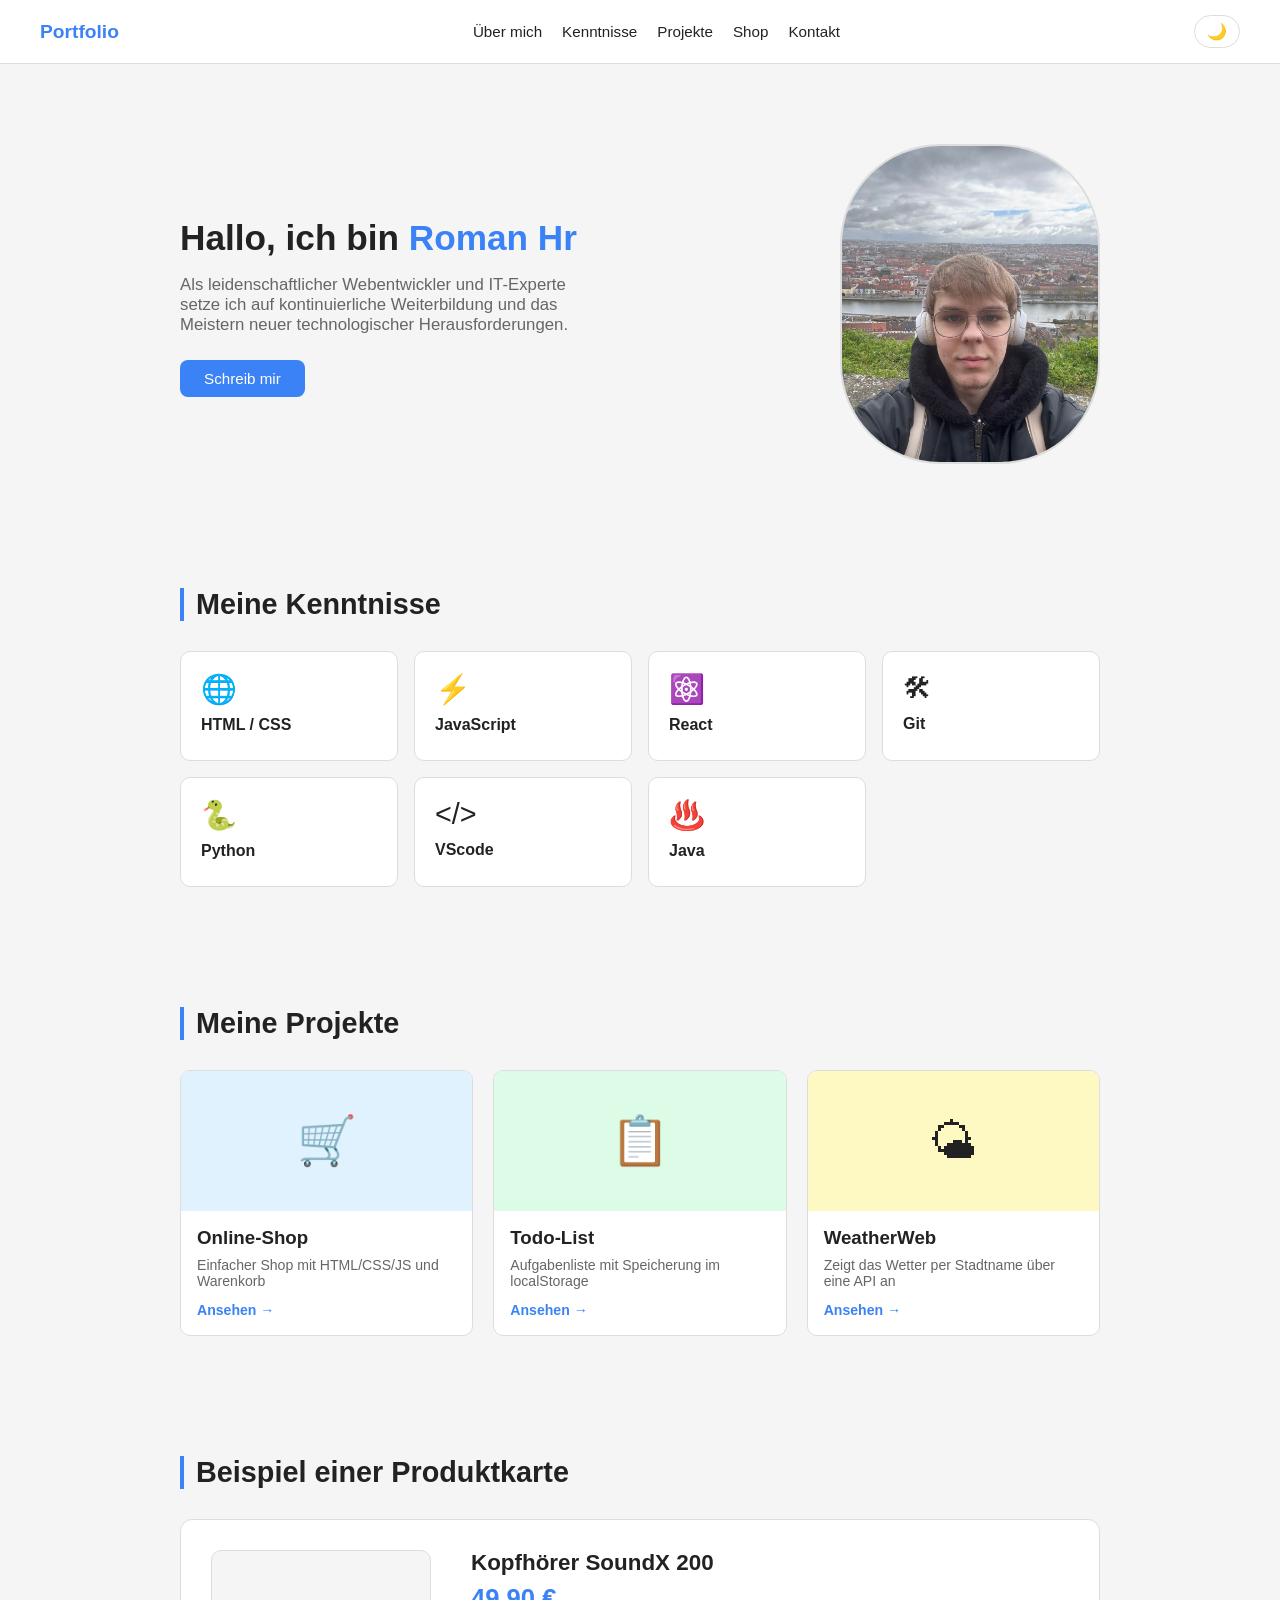
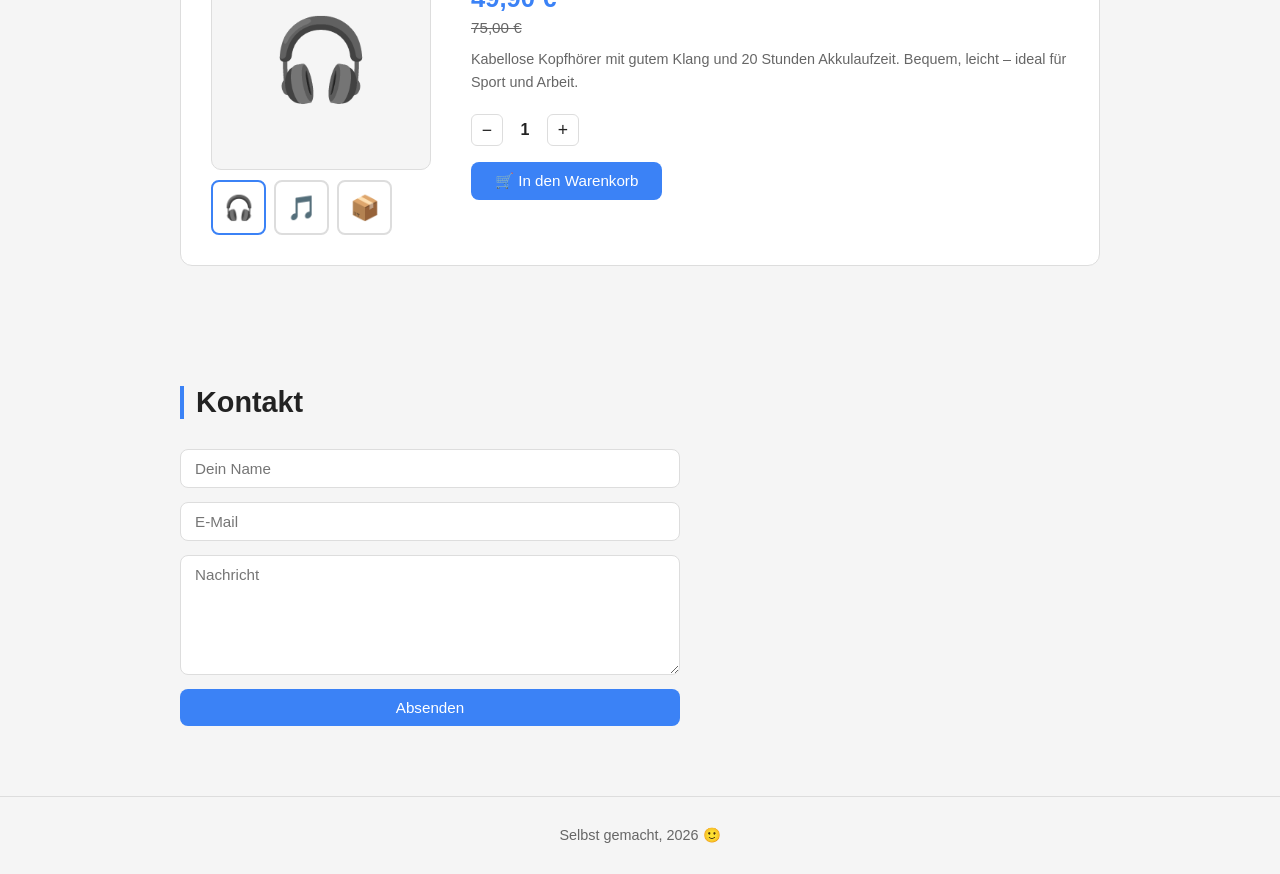
<file: index.html>
<!DOCTYPE html>
<html lang="de">
<head>
  <meta charset="UTF-8" />
  <meta name="viewport" content="width=device-width, initial-scale=1.0"/>
  <title>Portfolio</title>
  <link rel="stylesheet" href="style.css" />
</head>
<body>

  <!-- Navbar -->
  <nav id="navbar">
    <div class="nav-logo">Portfolio</div>
    <ul id="nav-links">
      <!-- Links werden per JS eingefügt -->
    </ul>
    <button id="theme-btn">🌙</button>
  </nav>

  <!-- Begrüßung -->
  <section id="hero">
    <div class="hero-text">
      <h1>Hallo, ich bin <span id="name-typed"></span></h1>
      <p>Als leidenschaftlicher Webentwickler und IT-Experte setze ich auf kontinuierliche Weiterbildung und das Meistern neuer technologischer Herausforderungen.</p>
      <a href="#contacts" class="btn">Schreib mir</a>
    </div>
    <div class="hero-photo">
 <img src="Photo_logo.jpg" alt="Foto">
    </div>
  </section>

  <!-- Kenntnisse -->
  <section id="skills">
    <h2>Meine Kenntnisse</h2>
    <div id="skills-list">
      <!-- Karten werden per JS eingefügt -->
    </div>
  </section>

  <!-- Projekte -->
  <section id="projects">
    <h2>Meine Projekte</h2>
    <div id="projects-list">
      <!-- Karten werden per JS eingefügt -->
    </div>
  </section>

  <!-- Produktkarte -->
  <section id="product">
    <h2>Beispiel einer Produktkarte</h2>
    <div id="product-card">
      <!-- Wird per JS eingefügt -->
    </div>
  </section>

  <!-- Kontakt -->
  <section id="contacts">
    <h2>Kontakt</h2>
    <form id="contact-form">
      <input type="text"  id="form-name"    placeholder="Dein Name"   required />
      <input type="email" id="form-email"   placeholder="E-Mail"      required />
      <textarea           id="form-message" placeholder="Nachricht"   required></textarea>
      <button type="submit" class="btn">Absenden</button>
    </form>
    <p id="form-result"></p>
  </section>

  <footer>
    <p>Selbst gemacht, 2026 🙂</p>
  </footer>

  <script src="script.js"></script>
</body>
</html>
</file>
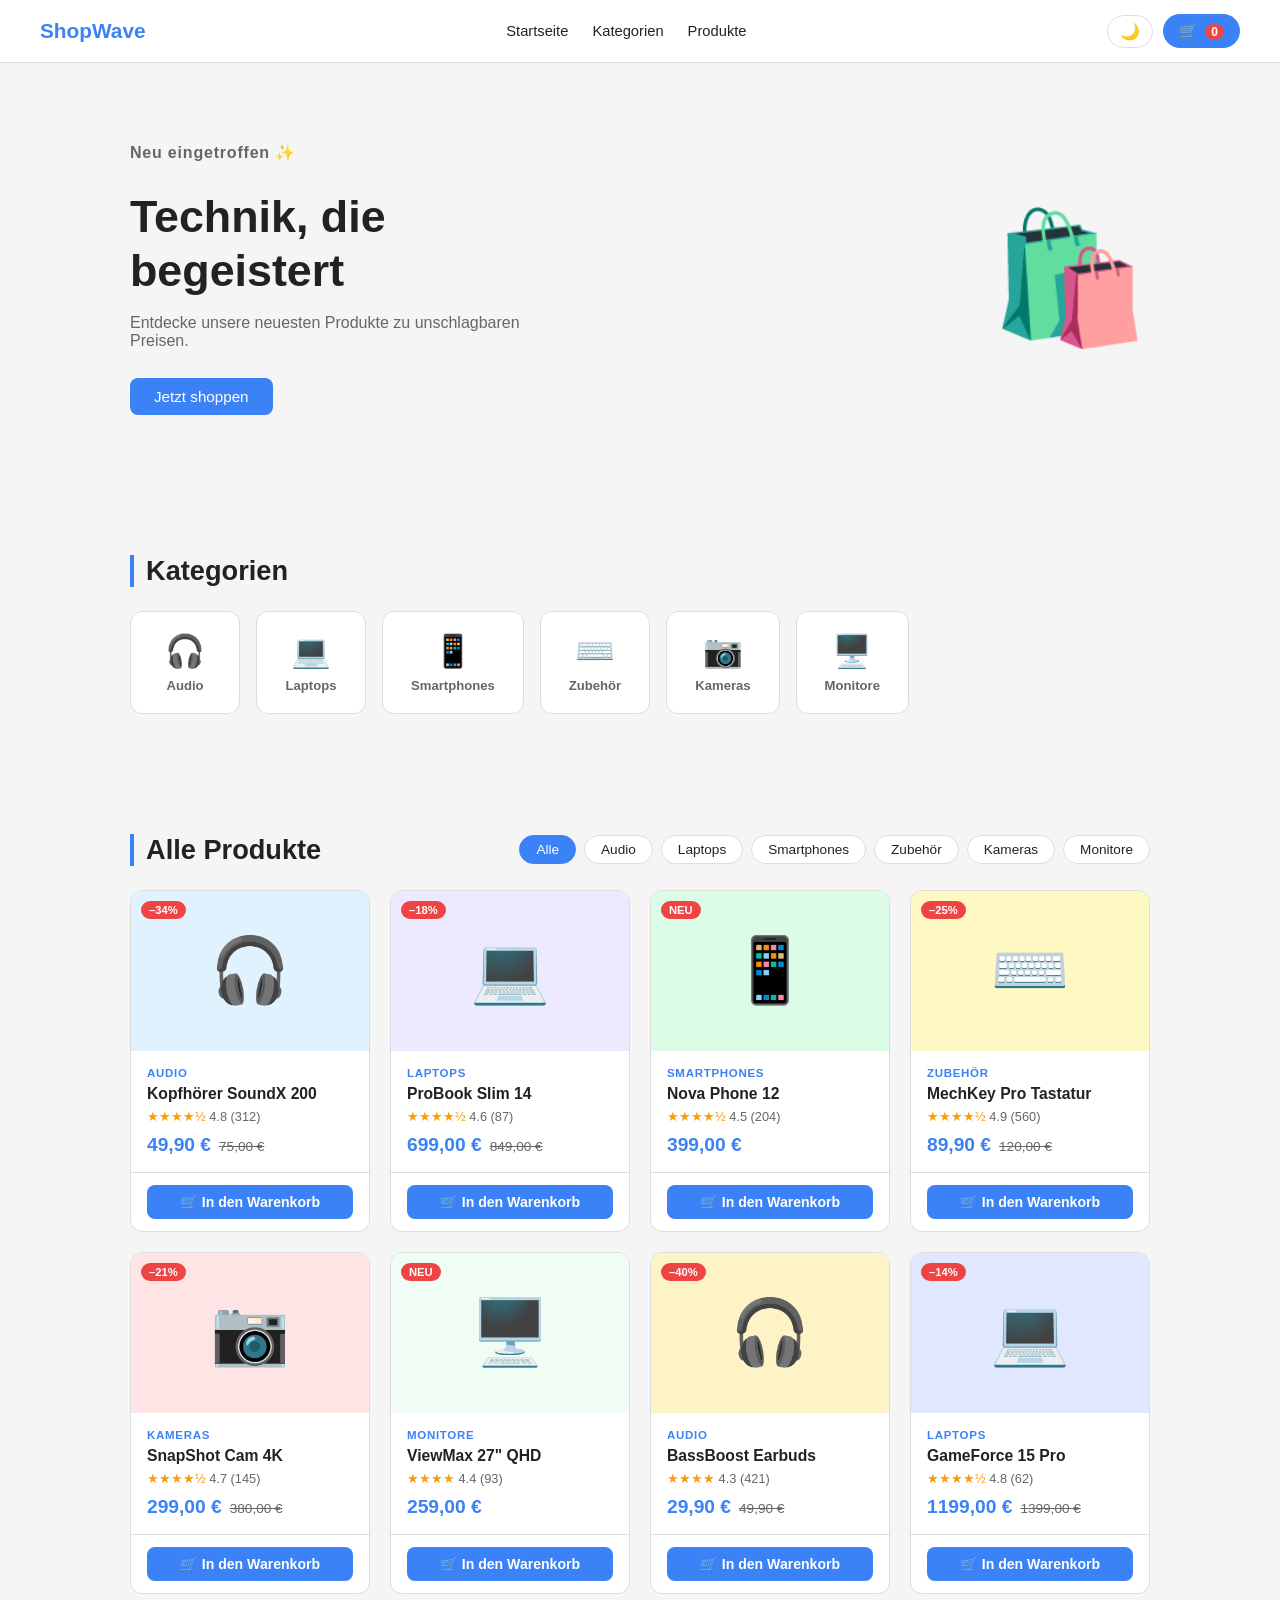
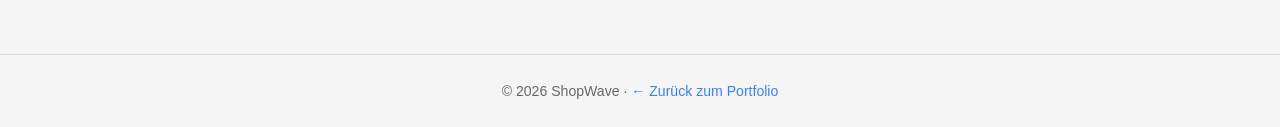
<file: shop.html>
<!DOCTYPE html>
<html lang="de">
<head>
  <meta charset="UTF-8" />
  <meta name="viewport" content="width=device-width, initial-scale=1.0"/>
  <title>ShopWave — Online Shop</title>
  <link rel="stylesheet" href="shop.css" />
</head>
<body>

  <!-- Navbar -->
  <nav id="navbar">
    <div class="nav-logo">ShopWave</div>
    <ul id="nav-links">
      <!-- per JS eingefügt -->
    </ul>
    <div class="nav-right">
      <button id="theme-btn">🌙</button>
      <button id="cart-btn">🛒 <span id="cart-count">0</span></button>
    </div>
  </nav>

  <!-- Hero Banner -->
  <section id="hero">
    <div class="hero-text">
      <p class="hero-tag">Neu eingetroffen ✨</p>
      <h1>Technik, die<br>begeistert</h1>
      <p>Entdecke unsere neuesten Produkte zu unschlagbaren Preisen.</p>
      <a href="#products" class="btn">Jetzt shoppen</a>
    </div>
    <div class="hero-banner">🛍️</div>
  </section>

  <!-- Kategorien -->
  <section id="categories">
    <h2>Kategorien</h2>
    <div id="categories-list">
      <!-- per JS -->
    </div>
  </section>

  <!-- Produkte -->
  <section id="products">
    <div class="products-header">
      <h2>Alle Produkte</h2>
      <div class="filters">
        <button class="filter-btn active" data-filter="all">Alle</button>
        <!-- weitere Filter per JS -->
      </div>
    </div>
    <div id="products-list">
      <!-- per JS -->
    </div>
  </section>

  <!-- Warenkorb Overlay -->
  <div id="cart-overlay" class="hidden">
    <div id="cart-panel">
      <div class="cart-header">
        <h3>Warenkorb</h3>
        <button id="cart-close">✕</button>
      </div>
      <div id="cart-items">
        <!-- per JS -->
      </div>
      <div class="cart-footer">
        <div class="cart-total">Gesamt: <span id="cart-total">0,00 €</span></div>
        <button class="btn" id="checkout-btn">Zur Kasse</button>
      </div>
    </div>
  </div>

  <!-- Toast -->
  <div id="toast" class="hidden"></div>

  <footer>
    <p>© 2026 ShopWave · <a href="index.html">← Zurück zum Portfolio</a></p>
  </footer>

  <script src="shop.js"></script>
</body>
</html>
</file>
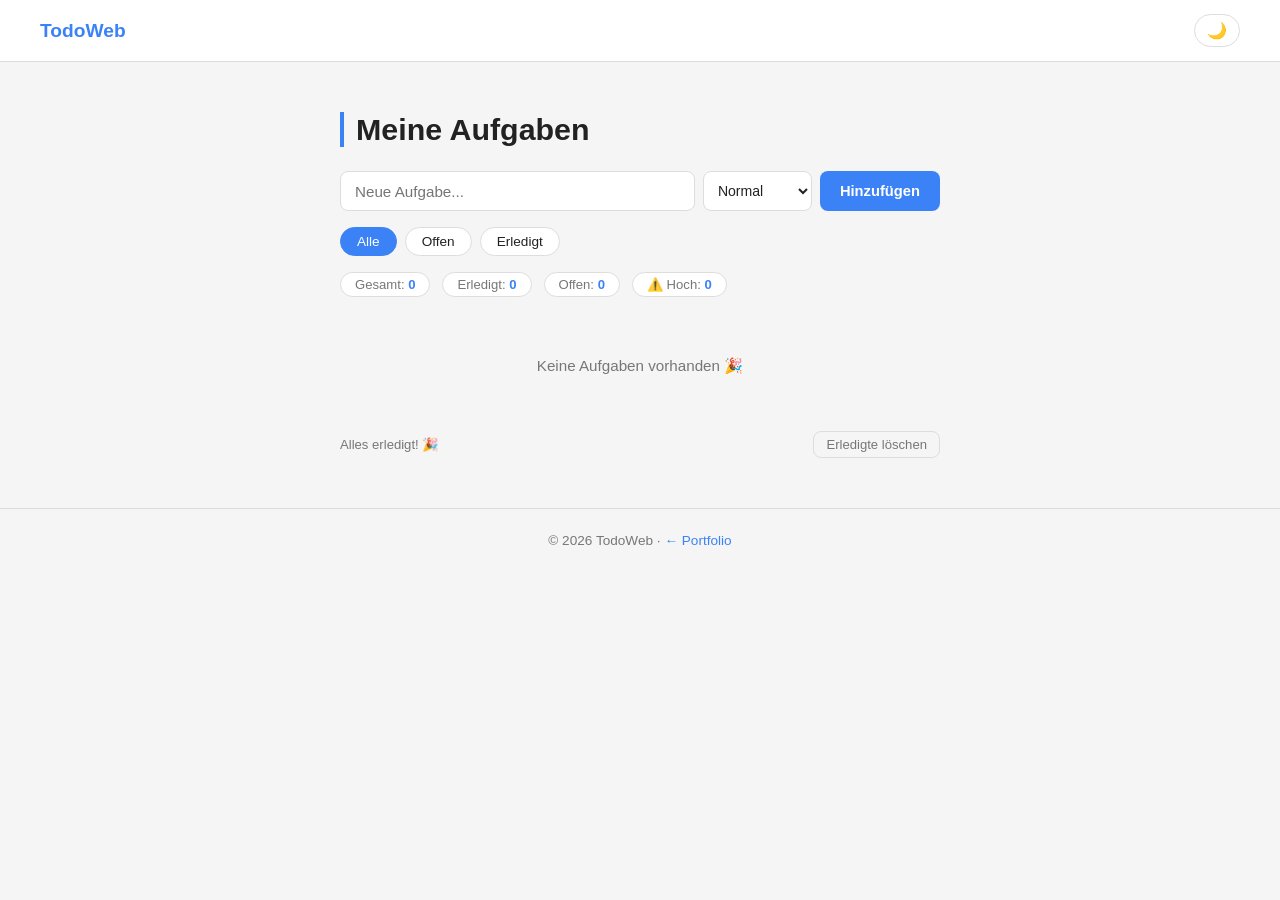
<file: todo.html>
<!DOCTYPE html>
<html lang="de">
<head>
  <meta charset="UTF-8"/>
  <meta name="viewport" content="width=device-width, initial-scale=1.0"/>
  <title>TodoWeb — To-Do Liste</title>
  <link rel="stylesheet" href="todo.css"/>
</head>
<body>

  <nav>
    <div class="nav-logo">TodoWeb</div>
    <button id="theme-btn">🌙</button>
  </nav>

  <main>
    <h1>Meine Aufgaben</h1>

    <!-- Eingabe -->
    <div id="input-row">
      <input type="text" id="task-input" placeholder="Neue Aufgabe..." maxlength="100"/>
      <select id="priority-select">
        <option value="normal">Normal</option>
        <option value="high">⚠️ Hoch</option>
        <option value="low">🔵 Niedrig</option>
      </select>
      <button id="add-btn" class="btn">Hinzufügen</button>
    </div>

    <!-- Filter -->
    <div id="filters">
      <button class="filter-btn active" data-filter="all">Alle</button>
      <button class="filter-btn" data-filter="open">Offen</button>
      <button class="filter-btn" data-filter="done">Erledigt</button>
    </div>

    <!-- Stats -->
    <div id="stats">
      <!-- per JS -->
    </div>

    <!-- Liste -->
    <ul id="task-list">
      <!-- per JS -->
    </ul>

    <!-- Unten -->
    <div id="list-footer">
      <span id="tasks-left"></span>
      <button id="clear-done-btn">Erledigte löschen</button>
    </div>
  </main>

  <footer>
    <p>© 2026 TodoWeb · <a href="index.html">← Portfolio</a></p>
  </footer>

  <script src="todo.js"></script>
</body>
</html>
</file>
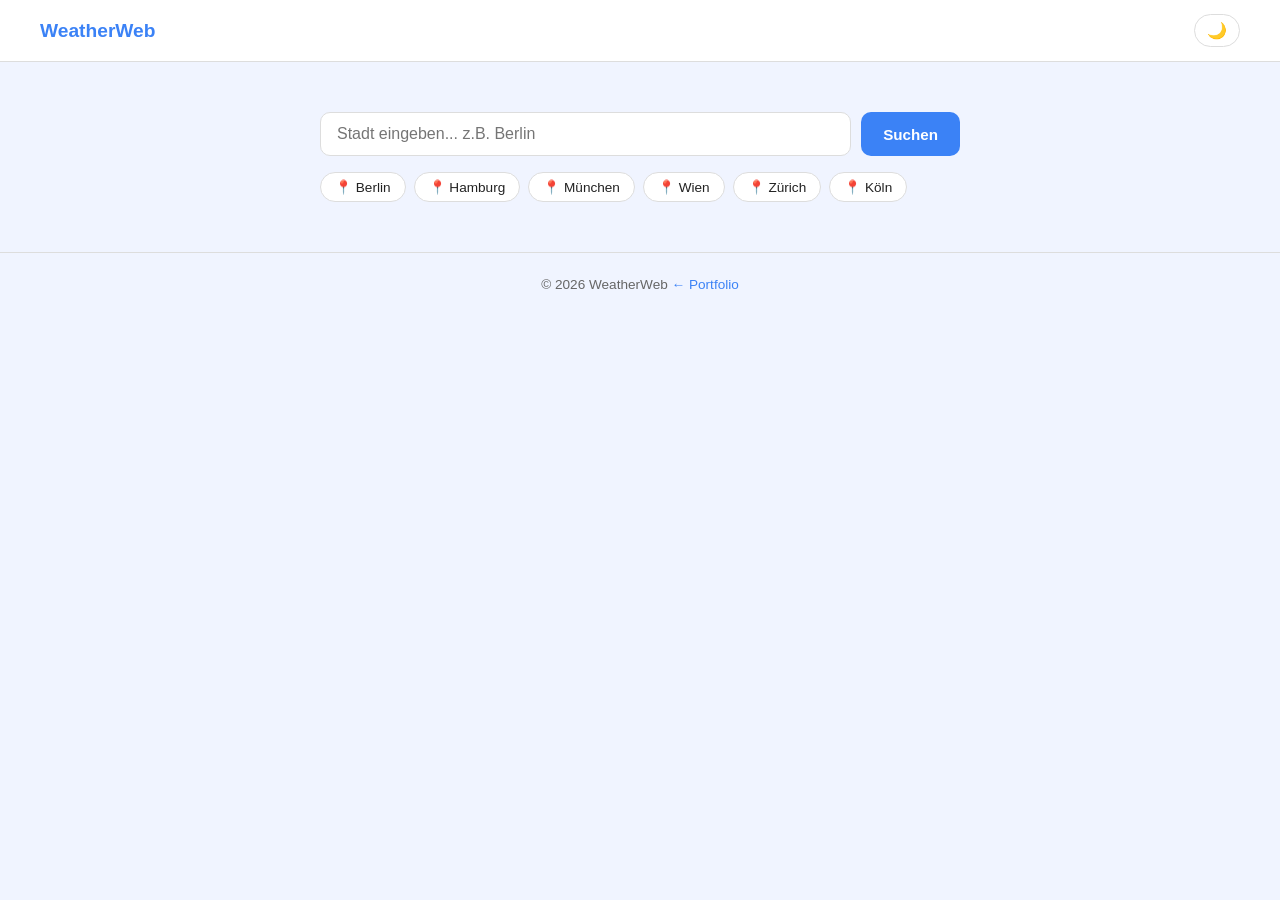
<file: weather.html>
<!DOCTYPE html>
<html lang="de">
<head>
  <meta charset="UTF-8"/>
  <meta name="viewport" content="width=device-width, initial-scale=1.0"/>
  <title>WeatherWeb</title>
  <link rel="stylesheet" href="weather.css"/>
</head>
<body>

  <nav>
    <div class="nav-logo">WeatherWeb</div>
    <button id="theme-btn">🌙</button>
  </nav>

  <main>

    <!-- Suche -->
    <div id="search-row">
      <input type="text" id="city-input" placeholder="Stadt eingeben... z.B. Berlin"/>
      <button id="search-btn" class="btn">Suchen</button>
    </div>

    <!-- Schnellzugriff Städte -->
    <div id="quick-cities">
      <!-- per JS -->
    </div>

    <!-- Ergebnis -->
    <div id="weather-result" class="hidden">

      <div id="weather-main">
        <div id="weather-icon"></div>
        <div id="weather-info">
          <div id="weather-city"></div>
          <div id="weather-temp"></div>
          <div id="weather-desc"></div>
        </div>
      </div>

      <div id="weather-details">
        <!-- per JS -->
      </div>

      <div id="forecast">
        <h3>5-Tage-Vorschau</h3>
        <div id="forecast-list">
          <!-- per JS -->
        </div>
      </div>

    </div>

    <!-- Fehler -->
    <div id="error-msg" class="hidden">
      ⚠️ Stadt nicht gefunden. Bitte prüfe die Schreibweise.
    </div>

  </main>

  <footer>
    <p>© 2026 WeatherWeb <a href="index.html">← Portfolio</a></p>
  </footer>

  <script src="weather.js"></script>
</body>
</html>
</file>
<file: style.css>
/* Общие переменные для тем */
:root {
  --bg: #f5f5f5;
  --text: #222;
  --card-bg: #fff;
  --border: #ddd;
  --accent: #3b82f6;
  --accent-dark: #2563eb;
  --nav-bg: #fff;
  --muted: #666;
}

body.dark {
  --bg: #1a1a2e;
  --text: #e0e0e0;
  --card-bg: #16213e;
  --border: #333;
  --accent: #60a5fa;
  --accent-dark: #3b82f6;
  --nav-bg: #0f0f1a;
  --muted: #999;
}

* {
  margin: 0;
  padding: 0;
  box-sizing: border-box;
}

body {
  font-family: Arial, sans-serif;
  background: var(--bg);
  color: var(--text);
  transition: background 0.3s, color 0.3s;
}

/* Навбар */
nav {
  display: flex;
  align-items: center;
  justify-content: space-between;
  padding: 15px 40px;
  background: var(--nav-bg);
  border-bottom: 1px solid var(--border);
  position: sticky;
  top: 0;
  z-index: 100;
  transition: background 0.3s;
}

.nav-logo {
  font-size: 1.2rem;
  font-weight: bold;
  color: var(--accent);
}

#nav-links {
  display: flex;
  gap: 20px;
  list-style: none;
}

#nav-links a {
  text-decoration: none;
  color: var(--text);
  font-size: 0.95rem;
  transition: color 0.2s;
}

#nav-links a:hover {
  color: var(--accent);
}

#theme-btn {
  background: none;
  border: 1px solid var(--border);
  padding: 6px 12px;
  border-radius: 20px;
  cursor: pointer;
  font-size: 1rem;
  color: var(--text);
  transition: border-color 0.2s;
}

#theme-btn:hover {
  border-color: var(--accent);
}

/* Секции */
section {
  padding: 60px 40px;
  max-width: 1000px;
  margin: 0 auto;
}

section h2 {
  font-size: 1.8rem;
  margin-bottom: 30px;
  border-left: 4px solid var(--accent);
  padding-left: 12px;
}

/* Герой */
#hero {
  display: flex;
  align-items: center;
  justify-content: space-between;
  gap: 40px;
  padding-top: 80px;
  max-width: 1000px;
  margin: 0 auto;
}

.hero-text h1 {
  font-size: 2.2rem;
  margin-bottom: 15px;
  line-height: 1.3;
}

.hero-text h1 span {
  color: var(--accent);
}

.hero-text p {
  color: var(--muted);
  font-size: 1.05rem;
  margin-bottom: 25px;
  max-width: 420px;
}

.hero-photo {
  flex-shrink: 0;
}

.photo-placeholder {
  width: 260px;
  height: 320px;
  background: var(--card-bg);
  border: 2px dashed var(--border);
  border-radius: 12px;
  display: flex;
  align-items: center;
  justify-content: center;
  font-size: 1.1rem;
  color: var(--muted);
}

/* Если вставите настоящее фото */
.hero-photo img {
  width: 260px;
  height: 320px;
  object-fit: cover;
  border-radius: 100px;
  border: 2px solid var(--border);
}

/* Кнопка */
.btn {
  display: inline-block;
  background: var(--accent);
  color: #fff;
  padding: 10px 24px;
  border-radius: 8px;
  text-decoration: none;
  font-size: 0.95rem;
  border: none;
  cursor: pointer;
  transition: background 0.2s, transform 0.1s;
}

.btn:hover {
  background: var(--accent-dark);
  transform: translateY(-1px);
}

/* Навыки */
#skills-list {
  display: grid;
  grid-template-columns: repeat(auto-fit, minmax(200px, 1fr));
  gap: 16px;
}

.skill-card {
  background: var(--card-bg);
  border: 1px solid var(--border);
  border-radius: 10px;
  padding: 20px;
  transition: transform 0.2s, box-shadow 0.2s;
}

.skill-card:hover {
  transform: translateY(-3px);
  box-shadow: 0 6px 20px rgba(0,0,0,0.1);
}

.skill-card .icon {
  font-size: 1.8rem;
  margin-bottom: 10px;
}

.skill-card h3 {
  font-size: 1rem;
  margin-bottom: 6px;
}

/* Прогресс-бар */
.progress-bg {
  height: 6px;
  background: var(--border);
  border-radius: 10px;
  margin-top: 10px;
}

.progress-fill {
  height: 100%;
  background: var(--accent);
  border-radius: 10px;
  width: 0;
  transition: width 1s ease;
}

/* Проекты */
#projects-list {
  display: grid;
  grid-template-columns: repeat(auto-fit, minmax(280px, 1fr));
  gap: 20px;
}

.project-card {
  background: var(--card-bg);
  border: 1px solid var(--border);
  border-radius: 10px;
  overflow: hidden;
  transition: transform 0.2s, box-shadow 0.2s;
}

.project-card:hover {
  transform: translateY(-4px);
  box-shadow: 0 8px 24px rgba(0,0,0,0.12);
}

.project-thumb {
  height: 140px;
  display: flex;
  align-items: center;
  justify-content: center;
  font-size: 3rem;
}

.project-body {
  padding: 16px;
}

.project-body h3 {
  margin-bottom: 8px;
}

.project-body p {
  font-size: 0.88rem;
  color: var(--muted);
  margin-bottom: 12px;
}

.project-body a {
  color: var(--accent);
  text-decoration: none;
  font-size: 0.88rem;
  font-weight: bold;
}

.project-body a:hover {
  text-decoration: underline;
}

/* Карточка товара */
#product-card {
  display: flex;
  gap: 40px;
  background: var(--card-bg);
  border: 1px solid var(--border);
  border-radius: 12px;
  padding: 30px;
  align-items: flex-start;
  flex-wrap: wrap;
}

.product-img-block {
  display: flex;
  flex-direction: column;
  gap: 10px;
}

.product-main-img {
  width: 220px;
  height: 220px;
  background: var(--bg);
  border: 1px solid var(--border);
  border-radius: 10px;
  display: flex;
  align-items: center;
  justify-content: center;
  font-size: 5rem;
}

.product-thumbs-row {
  display: flex;
  gap: 8px;
}

.product-thumb {
  width: 55px;
  height: 55px;
  border: 2px solid var(--border);
  border-radius: 8px;
  display: flex;
  align-items: center;
  justify-content: center;
  font-size: 1.5rem;
  cursor: pointer;
  transition: border-color 0.2s;
}

.product-thumb:hover,
.product-thumb.active {
  border-color: var(--accent);
}

.product-details {
  flex: 1;
  min-width: 200px;
}

.product-details h3 {
  font-size: 1.4rem;
  margin-bottom: 8px;
}

.product-price {
  font-size: 1.6rem;
  font-weight: bold;
  color: var(--accent);
  margin-bottom: 6px;
}

.product-price-old {
  font-size: 0.95rem;
  color: var(--muted);
  text-decoration: line-through;
  margin-bottom: 12px;
}

.product-details p {
  color: var(--muted);
  font-size: 0.9rem;
  margin-bottom: 20px;
  line-height: 1.6;
}

.qty-row {
  display: flex;
  align-items: center;
  gap: 10px;
  margin-bottom: 16px;
}

.qty-row button {
  width: 32px;
  height: 32px;
  border: 1px solid var(--border);
  background: var(--card-bg);
  color: var(--text);
  font-size: 1.1rem;
  border-radius: 6px;
  cursor: pointer;
}

.qty-row button:hover {
  border-color: var(--accent);
  color: var(--accent);
}

#qty-display {
  font-size: 1rem;
  font-weight: bold;
  min-width: 24px;
  text-align: center;
}

.cart-msg {
  margin-top: 10px;
  color: green;
  font-size: 0.9rem;
  min-height: 20px;
}

/* Форма */
#contact-form {
  display: flex;
  flex-direction: column;
  gap: 14px;
  max-width: 500px;
}

#contact-form input,
#contact-form textarea {
  padding: 10px 14px;
  border: 1px solid var(--border);
  border-radius: 8px;
  background: var(--card-bg);
  color: var(--text);
  font-size: 0.95rem;
  font-family: inherit;
  outline: none;
  transition: border-color 0.2s;
}

#contact-form input:focus,
#contact-form textarea:focus {
  border-color: var(--accent);
}

#contact-form textarea {
  min-height: 120px;
  resize: vertical;
}

#form-result {
  margin-top: 10px;
  color: var(--accent);
  font-size: 0.95rem;
}

/* Футер */
footer {
  text-align: center;
  padding: 30px;
  border-top: 1px solid var(--border);
  color: var(--muted);
  font-size: 0.9rem;
}

/* Адаптивность */
@media (max-width: 700px) {
  nav {
    padding: 12px 20px;
  }

  #nav-links {
    display: none; /* на мобиле пока скрываем, можно добавить бургер */
  }

  #hero {
    flex-direction: column;
    padding-top: 40px;
    text-align: center;
  }

  .hero-text p {
    max-width: 100%;
  }

  section {
    padding: 40px 20px;
  }

  #product-card {
    flex-direction: column;
    align-items: center;
  }
}
</file>
<file: shop.css>
/* Variablen */
:root {
  --bg:        #f5f5f5;
  --bg2:       #ebebeb;
  --text:      #222;
  --muted:     #666;
  --card-bg:   #fff;
  --border:    #ddd;
  --accent:    #3b82f6;
  --accent-dk: #2563eb;
  --nav-bg:    #fff;
  --badge:     #ef4444;
}

body.dark {
  --bg:        #1a1a2e;
  --bg2:       #16213e;
  --text:      #e0e0e0;
  --muted:     #999;
  --card-bg:   #16213e;
  --border:    #333;
  --accent:    #60a5fa;
  --accent-dk: #3b82f6;
  --nav-bg:    #0f0f1a;
  --badge:     #f87171;
}

*, *::before, *::after {
  margin: 0;
  padding: 0;
  box-sizing: border-box;
}

body {
  font-family: Arial, sans-serif;
  background: var(--bg);
  color: var(--text);
  transition: background 0.3s, color 0.3s;
}

/* Navbar */
nav {
  display: flex;
  align-items: center;
  justify-content: space-between;
  padding: 14px 40px;
  background: var(--nav-bg);
  border-bottom: 1px solid var(--border);
  position: sticky;
  top: 0;
  z-index: 200;
  transition: background 0.3s;
}

.nav-logo {
  font-size: 1.3rem;
  font-weight: bold;
  color: var(--accent);
}

#nav-links {
  display: flex;
  gap: 24px;
  list-style: none;
}

#nav-links a {
  text-decoration: none;
  color: var(--text);
  font-size: 0.92rem;
  transition: color 0.2s;
}

#nav-links a:hover {
  color: var(--accent);
}

.nav-right {
  display: flex;
  align-items: center;
  gap: 10px;
}

#theme-btn {
  background: none;
  border: 1px solid var(--border);
  padding: 6px 12px;
  border-radius: 20px;
  cursor: pointer;
  font-size: 1rem;
  color: var(--text);
  transition: border-color 0.2s;
}

#theme-btn:hover {
  border-color: var(--accent);
}

#cart-btn {
  background: var(--accent);
  color: #fff;
  border: none;
  padding: 8px 16px;
  border-radius: 20px;
  cursor: pointer;
  font-size: 0.92rem;
  font-weight: bold;
  transition: background 0.2s, transform 0.1s;
}

#cart-btn:hover {
  background: var(--accent-dk);
  transform: scale(1.04);
}

#cart-count {
  background: var(--badge);
  color: #fff;
  border-radius: 50%;
  padding: 1px 6px;
  font-size: 0.75rem;
  margin-left: 4px;
}

/* Hero */
#hero {
  display: flex;
  align-items: center;
  justify-content: space-between;
  padding: 80px 40px;
  max-width: 1100px;
  margin: 0 auto;
  gap: 40px;
}

.hero-tag {
  font-size: 0.85rem;
  color: var(--accent);
  font-weight: bold;
  margin-bottom: 12px;
  letter-spacing: 0.05em;
}

.hero-text h1 {
  font-size: 2.8rem;
  line-height: 1.2;
  margin-bottom: 16px;
}

.hero-text p {
  color: var(--muted);
  font-size: 1rem;
  margin-bottom: 28px;
  max-width: 400px;
}

.hero-banner {
  font-size: 8rem;
  flex-shrink: 0;
}

/* Кнопка */
.btn {
  display: inline-block;
  background: var(--accent);
  color: #fff;
  padding: 10px 24px;
  border-radius: 8px;
  text-decoration: none;
  font-size: 0.95rem;
  border: none;
  cursor: pointer;
  transition: background 0.2s, transform 0.1s;
}

.btn:hover {
  background: var(--accent-dk);
  transform: translateY(-1px);
}

/* Секции */
section {
  padding: 60px 40px;
  max-width: 1100px;
  margin: 0 auto;
}

section h2 {
  font-size: 1.7rem;
  margin-bottom: 24px;
  border-left: 4px solid var(--accent);
  padding-left: 12px;
}

/* Категории */
#categories-list {
  display: flex;
  gap: 16px;
  flex-wrap: wrap;
}

.category-card {
  background: var(--card-bg);
  border: 1px solid var(--border);
  border-radius: 12px;
  padding: 20px 28px;
  display: flex;
  flex-direction: column;
  align-items: center;
  gap: 8px;
  cursor: pointer;
  transition: transform 0.2s, border-color 0.2s, box-shadow 0.2s;
  min-width: 110px;
}

.category-card:hover {
  transform: translateY(-3px);
  border-color: var(--accent);
  box-shadow: 0 4px 16px rgba(0,0,0,0.08);
}

.category-card .cat-icon {
  font-size: 2rem;
}

.category-card .cat-name {
  font-size: 0.82rem;
  font-weight: bold;
  color: var(--muted);
}

/* Фильтры */
.products-header {
  display: flex;
  align-items: center;
  justify-content: space-between;
  flex-wrap: wrap;
  gap: 12px;
  margin-bottom: 24px;
}

.products-header h2 {
  margin-bottom: 0;
}

.filters {
  display: flex;
  gap: 8px;
  flex-wrap: wrap;
}

.filter-btn {
  padding: 6px 16px;
  border: 1px solid var(--border);
  background: var(--card-bg);
  color: var(--text);
  border-radius: 20px;
  cursor: pointer;
  font-size: 0.85rem;
  transition: all 0.2s;
}

.filter-btn:hover,
.filter-btn.active {
  background: var(--accent);
  color: #fff;
  border-color: var(--accent);
}

/* Сетка продуктов */
#products-list {
  display: grid;
  grid-template-columns: repeat(auto-fill, minmax(240px, 1fr));
  gap: 20px;
}

/* Карточка продукта */
.product-card {
  background: var(--card-bg);
  border: 1px solid var(--border);
  border-radius: 12px;
  overflow: hidden;
  transition: transform 0.2s, box-shadow 0.2s;
  display: flex;
  flex-direction: column;
}

.product-card:hover {
  transform: translateY(-4px);
  box-shadow: 0 8px 24px rgba(0,0,0,0.1);
}

.product-thumb {
  height: 160px;
  display: flex;
  align-items: center;
  justify-content: center;
  font-size: 4rem;
  position: relative;
}

.product-badge {
  position: absolute;
  top: 10px;
  left: 10px;
  background: var(--badge);
  color: #fff;
  font-size: 0.7rem;
  font-weight: bold;
  padding: 3px 8px;
  border-radius: 20px;
}

.product-body {
  padding: 16px;
  flex: 1;
  display: flex;
  flex-direction: column;
  gap: 6px;
}

.product-category {
  font-size: 0.72rem;
  font-weight: bold;
  color: var(--accent);
  text-transform: uppercase;
  letter-spacing: 0.06em;
}

.product-name {
  font-size: 0.98rem;
  font-weight: bold;
}

.product-rating {
  font-size: 0.8rem;
  color: var(--muted);
}

.product-stars {
  color: #f59e0b;
}

.product-price-row {
  display: flex;
  align-items: baseline;
  gap: 8px;
  margin-top: 4px;
}

.product-price {
  font-size: 1.2rem;
  font-weight: bold;
  color: var(--accent);
}

.product-price-old {
  font-size: 0.85rem;
  color: var(--muted);
  text-decoration: line-through;
}

.product-footer {
  padding: 12px 16px;
  border-top: 1px solid var(--border);
}

.btn-add {
  width: 100%;
  padding: 9px;
  background: var(--accent);
  color: #fff;
  border: none;
  border-radius: 8px;
  cursor: pointer;
  font-size: 0.88rem;
  font-weight: bold;
  transition: background 0.2s, transform 0.1s;
}

.btn-add:hover {
  background: var(--accent-dk);
  transform: scale(1.02);
}

/* Warenkorb Overlay */
#cart-overlay {
  position: fixed;
  inset: 0;
  background: rgba(0,0,0,0.4);
  z-index: 300;
  display: flex;
  justify-content: flex-end;
}

#cart-overlay.hidden {
  display: none;
}

#cart-panel {
  background: var(--card-bg);
  width: 360px;
  max-width: 100vw;
  height: 100%;
  display: flex;
  flex-direction: column;
  box-shadow: -4px 0 24px rgba(0,0,0,0.15);
  transition: background 0.3s;
}

.cart-header {
  display: flex;
  justify-content: space-between;
  align-items: center;
  padding: 20px 20px 16px;
  border-bottom: 1px solid var(--border);
}

.cart-header h3 {
  font-size: 1.1rem;
}

#cart-close {
  background: none;
  border: none;
  font-size: 1.1rem;
  cursor: pointer;
  color: var(--muted);
  transition: color 0.2s;
}

#cart-close:hover {
  color: var(--text);
}

#cart-items {
  flex: 1;
  overflow-y: auto;
  padding: 16px 20px;
  display: flex;
  flex-direction: column;
  gap: 14px;
}

.cart-empty {
  text-align: center;
  color: var(--muted);
  margin-top: 40px;
  font-size: 0.95rem;
}

.cart-item {
  display: flex;
  align-items: center;
  gap: 12px;
  padding: 10px;
  background: var(--bg);
  border-radius: 10px;
  border: 1px solid var(--border);
}

.cart-item-icon {
  font-size: 2rem;
  flex-shrink: 0;
}

.cart-item-info {
  flex: 1;
}

.cart-item-name {
  font-size: 0.88rem;
  font-weight: bold;
  margin-bottom: 2px;
}

.cart-item-price {
  font-size: 0.82rem;
  color: var(--accent);
}

.cart-item-qty {
  display: flex;
  align-items: center;
  gap: 6px;
}

.cart-item-qty button {
  width: 26px;
  height: 26px;
  border: 1px solid var(--border);
  background: var(--card-bg);
  color: var(--text);
  border-radius: 6px;
  cursor: pointer;
  font-size: 1rem;
  transition: border-color 0.2s;
}

.cart-item-qty button:hover {
  border-color: var(--accent);
  color: var(--accent);
}

.cart-item-qty span {
  font-size: 0.88rem;
  font-weight: bold;
  min-width: 18px;
  text-align: center;
}

.cart-footer {
  padding: 16px 20px;
  border-top: 1px solid var(--border);
  display: flex;
  flex-direction: column;
  gap: 12px;
}

.cart-total {
  font-size: 1rem;
  font-weight: bold;
  text-align: right;
}

/* Toast */
#toast {
  position: fixed;
  bottom: 24px;
  left: 50%;
  transform: translateX(-50%);
  background: #22c55e;
  color: #fff;
  padding: 10px 22px;
  border-radius: 20px;
  font-size: 0.88rem;
  font-weight: bold;
  z-index: 400;
  transition: opacity 0.3s;
}

#toast.hidden {
  display: none;
}

/* Footer */
footer {
  text-align: center;
  padding: 28px 40px;
  border-top: 1px solid var(--border);
  color: var(--muted);
  font-size: 0.88rem;
}

footer a {
  color: var(--accent);
  text-decoration: none;
}

footer a:hover {
  text-decoration: underline;
}

/* Adaptiv */
@media (max-width: 700px) {
  nav {
    padding: 12px 20px;
  }

  #nav-links {
    display: none;
  }

  #hero {
    flex-direction: column;
    padding: 40px 20px;
    text-align: center;
  }

  .hero-text p {
    max-width: 100%;
  }

  .hero-banner {
    font-size: 5rem;
  }

  section {
    padding: 40px 20px;
  }

  #cart-panel {
    width: 100vw;
  }
}
</file>
<file: todo.css>
:root {
  --bg:       #f5f5f5;
  --card-bg:  #fff;
  --text:     #222;
  --muted:    #777;
  --border:   #ddd;
  --accent:   #3b82f6;
  --accent-dk:#2563eb;
  --nav-bg:   #fff;
  --done-bg:  #f0fdf4;
  --high:     #fef2f2;
  --high-bd:  #fca5a5;
  --low:      #eff6ff;
  --low-bd:   #93c5fd;
}

body.dark {
  --bg:       #1a1a2e;
  --card-bg:  #16213e;
  --text:     #e0e0e0;
  --muted:    #888;
  --border:   #333;
  --accent:   #60a5fa;
  --accent-dk:#3b82f6;
  --nav-bg:   #0f0f1a;
  --done-bg:  #052e16;
  --high:     #2d1515;
  --high-bd:  #7f1d1d;
  --low:      #1e3a5f;
  --low-bd:   #1d4ed8;
}

*, *::before, *::after {
  margin: 0; padding: 0; box-sizing: border-box;
}

body {
  font-family: Arial, sans-serif;
  background: var(--bg);
  color: var(--text);
  transition: background 0.3s, color 0.3s;
  min-height: 100vh;
}

/* Navbar */
nav {
  display: flex;
  align-items: center;
  justify-content: space-between;
  padding: 14px 40px;
  background: var(--nav-bg);
  border-bottom: 1px solid var(--border);
  position: sticky;
  top: 0;
  z-index: 100;
  transition: background 0.3s;
}

.nav-logo {
  font-size: 1.2rem;
  font-weight: bold;
  color: var(--accent);
}

#theme-btn {
  background: none;
  border: 1px solid var(--border);
  padding: 6px 12px;
  border-radius: 20px;
  cursor: pointer;
  font-size: 1rem;
  color: var(--text);
  transition: border-color 0.2s;
}

#theme-btn:hover { border-color: var(--accent); }

/* Main */
main {
  max-width: 640px;
  margin: 50px auto;
  padding: 0 20px;
}

main h1 {
  font-size: 1.9rem;
  margin-bottom: 24px;
  border-left: 4px solid var(--accent);
  padding-left: 12px;
}

/* Eingabezeile */
#input-row {
  display: flex;
  gap: 8px;
  margin-bottom: 16px;
  flex-wrap: wrap;
}

#task-input {
  flex: 1;
  min-width: 180px;
  padding: 10px 14px;
  border: 1px solid var(--border);
  border-radius: 8px;
  background: var(--card-bg);
  color: var(--text);
  font-size: 0.95rem;
  font-family: inherit;
  outline: none;
  transition: border-color 0.2s;
}

#task-input:focus { border-color: var(--accent); }

#priority-select {
  padding: 10px 10px;
  border: 1px solid var(--border);
  border-radius: 8px;
  background: var(--card-bg);
  color: var(--text);
  font-family: inherit;
  font-size: 0.88rem;
  outline: none;
  cursor: pointer;
}

.btn {
  padding: 10px 20px;
  background: var(--accent);
  color: #fff;
  border: none;
  border-radius: 8px;
  cursor: pointer;
  font-size: 0.92rem;
  font-weight: bold;
  transition: background 0.2s, transform 0.1s;
}

.btn:hover {
  background: var(--accent-dk);
  transform: translateY(-1px);
}

/* Filter */
#filters {
  display: flex;
  gap: 8px;
  margin-bottom: 16px;
}

.filter-btn {
  padding: 6px 16px;
  border: 1px solid var(--border);
  background: var(--card-bg);
  color: var(--text);
  border-radius: 20px;
  cursor: pointer;
  font-size: 0.85rem;
  transition: all 0.2s;
}

.filter-btn.active,
.filter-btn:hover {
  background: var(--accent);
  color: #fff;
  border-color: var(--accent);
}

/* Stats */
#stats {
  display: flex;
  gap: 12px;
  margin-bottom: 20px;
  flex-wrap: wrap;
}

.stat-chip {
  background: var(--card-bg);
  border: 1px solid var(--border);
  border-radius: 20px;
  padding: 4px 14px;
  font-size: 0.82rem;
  color: var(--muted);
}

.stat-chip span {
  font-weight: bold;
  color: var(--accent);
}

/* Aufgabenliste */
#task-list {
  list-style: none;
  display: flex;
  flex-direction: column;
  gap: 10px;
  margin-bottom: 16px;
}

.task-item {
  display: flex;
  align-items: center;
  gap: 12px;
  background: var(--card-bg);
  border: 1px solid var(--border);
  border-radius: 10px;
  padding: 14px 16px;
  transition: transform 0.15s, box-shadow 0.15s, opacity 0.3s;
}

.task-item:hover {
  transform: translateX(3px);
  box-shadow: 0 3px 12px rgba(0,0,0,0.07);
}

.task-item.done {
  background: var(--done-bg);
  opacity: 0.7;
}

.task-item.priority-high {
  background: var(--high);
  border-color: var(--high-bd);
}

.task-item.priority-low {
  background: var(--low);
  border-color: var(--low-bd);
}

.task-item input[type="checkbox"] {
  width: 18px;
  height: 18px;
  accent-color: var(--accent);
  cursor: pointer;
  flex-shrink: 0;
}

.task-text {
  flex: 1;
  font-size: 0.95rem;
}

.task-item.done .task-text {
  text-decoration: line-through;
  color: var(--muted);
}

.task-date {
  font-size: 0.72rem;
  color: var(--muted);
  flex-shrink: 0;
}

.task-delete {
  background: none;
  border: none;
  color: var(--muted);
  cursor: pointer;
  font-size: 1rem;
  padding: 2px 6px;
  border-radius: 6px;
  transition: color 0.2s, background 0.2s;
  flex-shrink: 0;
}

.task-delete:hover {
  color: #ef4444;
  background: #fef2f2;
}

.empty-msg {
  text-align: center;
  color: var(--muted);
  padding: 40px 0;
  font-size: 0.95rem;
}

/* Footer der Liste */
#list-footer {
  display: flex;
  justify-content: space-between;
  align-items: center;
  font-size: 0.82rem;
  color: var(--muted);
}

#clear-done-btn {
  background: none;
  border: 1px solid var(--border);
  color: var(--muted);
  padding: 5px 12px;
  border-radius: 8px;
  cursor: pointer;
  font-size: 0.82rem;
  transition: all 0.2s;
}

#clear-done-btn:hover {
  border-color: #ef4444;
  color: #ef4444;
}

footer {
  text-align: center;
  padding: 24px;
  border-top: 1px solid var(--border);
  color: var(--muted);
  font-size: 0.85rem;
  margin-top: 40px;
}

footer a {
  color: var(--accent);
  text-decoration: none;
}

@media (max-width: 500px) {
  nav { padding: 12px 20px; }
  #input-row { flex-direction: column; }
  #priority-select, .btn { width: 100%; }
}
</file>
<file: weather.css>
:root {
  --bg:       #f0f4ff;
  --card-bg:  #fff;
  --text:     #222;
  --muted:    #666;
  --border:   #ddd;
  --accent:   #3b82f6;
  --accent-dk:#2563eb;
  --nav-bg:   #fff;
}

body.dark {
  --bg:       #1a1a2e;
  --card-bg:  #16213e;
  --text:     #e0e0e0;
  --muted:    #888;
  --border:   #333;
  --accent:   #60a5fa;
  --accent-dk:#3b82f6;
  --nav-bg:   #0f0f1a;
}

*, *::before, *::after {
  margin: 0; padding: 0; box-sizing: border-box;
}

body {
  font-family: Arial, sans-serif;
  background: var(--bg);
  color: var(--text);
  transition: background 0.3s, color 0.3s;
  min-height: 100vh;
}

/* Navbar */
nav {
  display: flex;
  align-items: center;
  justify-content: space-between;
  padding: 14px 40px;
  background: var(--nav-bg);
  border-bottom: 1px solid var(--border);
  position: sticky;
  top: 0;
  z-index: 100;
  transition: background 0.3s;
}

.nav-logo {
  font-size: 1.2rem;
  font-weight: bold;
  color: var(--accent);
}

#theme-btn {
  background: none;
  border: 1px solid var(--border);
  padding: 6px 12px;
  border-radius: 20px;
  cursor: pointer;
  font-size: 1rem;
  color: var(--text);
  transition: border-color 0.2s;
}

#theme-btn:hover { border-color: var(--accent); }

/* Main */
main {
  max-width: 680px;
  margin: 50px auto;
  padding: 0 20px;
}

/* Suche */
#search-row {
  display: flex;
  gap: 10px;
  margin-bottom: 16px;
}

#city-input {
  flex: 1;
  padding: 12px 16px;
  border: 1px solid var(--border);
  border-radius: 10px;
  background: var(--card-bg);
  color: var(--text);
  font-size: 1rem;
  font-family: inherit;
  outline: none;
  transition: border-color 0.2s;
}

#city-input:focus { border-color: var(--accent); }

.btn {
  padding: 10px 22px;
  background: var(--accent);
  color: #fff;
  border: none;
  border-radius: 10px;
  cursor: pointer;
  font-size: 0.95rem;
  font-weight: bold;
  transition: background 0.2s, transform 0.1s;
}

.btn:hover {
  background: var(--accent-dk);
  transform: translateY(-1px);
}

/* Schnellzugriff */
#quick-cities {
  display: flex;
  gap: 8px;
  flex-wrap: wrap;
  margin-bottom: 30px;
}

.quick-btn {
  padding: 6px 14px;
  border: 1px solid var(--border);
  background: var(--card-bg);
  color: var(--text);
  border-radius: 20px;
  cursor: pointer;
  font-size: 0.85rem;
  transition: all 0.2s;
}

.quick-btn:hover {
  border-color: var(--accent);
  color: var(--accent);
}

/* Haupt-Wetter-Block */
#weather-result {
  background: var(--card-bg);
  border: 1px solid var(--border);
  border-radius: 16px;
  padding: 28px;
  margin-bottom: 20px;
}

#weather-result.hidden { display: none; }

#weather-main {
  display: flex;
  align-items: center;
  gap: 20px;
  margin-bottom: 24px;
}

#weather-icon {
  font-size: 5rem;
  line-height: 1;
}

#weather-city {
  font-size: 1.6rem;
  font-weight: bold;
  margin-bottom: 4px;
}

#weather-temp {
  font-size: 2.8rem;
  font-weight: bold;
  color: var(--accent);
  line-height: 1;
  margin-bottom: 6px;
}

#weather-desc {
  font-size: 1rem;
  color: var(--muted);
  text-transform: capitalize;
}

/* Details-Grid */
#weather-details {
  display: grid;
  grid-template-columns: repeat(auto-fit, minmax(130px, 1fr));
  gap: 12px;
  margin-bottom: 28px;
}

.detail-card {
  background: var(--bg);
  border: 1px solid var(--border);
  border-radius: 10px;
  padding: 14px;
  text-align: center;
}

.detail-icon { font-size: 1.4rem; margin-bottom: 6px; }

.detail-label {
  font-size: 0.72rem;
  color: var(--muted);
  text-transform: uppercase;
  letter-spacing: 0.05em;
  margin-bottom: 4px;
}

.detail-value {
  font-size: 1rem;
  font-weight: bold;
}

/* 5-Tage Vorschau */
#forecast h3 {
  font-size: 1rem;
  margin-bottom: 14px;
  color: var(--muted);
  font-weight: bold;
  letter-spacing: 0.04em;
}

#forecast-list {
  display: flex;
  gap: 10px;
  overflow-x: auto;
  padding-bottom: 4px;
}

.forecast-card {
  background: var(--bg);
  border: 1px solid var(--border);
  border-radius: 10px;
  padding: 12px 16px;
  text-align: center;
  flex-shrink: 0;
  min-width: 90px;
}

.forecast-day   { font-size: 0.78rem; color: var(--muted); margin-bottom: 6px; }
.forecast-icon  { font-size: 1.8rem; margin-bottom: 6px; }
.forecast-temp  { font-size: 0.95rem; font-weight: bold; color: var(--accent); }
.forecast-low   { font-size: 0.78rem; color: var(--muted); }

/* Fehler */
#error-msg {
  background: #fef2f2;
  border: 1px solid #fca5a5;
  color: #b91c1c;
  padding: 14px 18px;
  border-radius: 10px;
  font-size: 0.92rem;
  margin-bottom: 16px;
}

#error-msg.hidden { display: none; }

/* API Hinweis */
#api-hint {
  background: var(--card-bg);
  border: 1px solid var(--border);
  border-left: 4px solid var(--accent);
  border-radius: 10px;
  padding: 14px 18px;
  font-size: 0.88rem;
  line-height: 1.6;
  color: var(--muted);
}

#api-hint a { color: var(--accent); }

#api-hint code {
  background: var(--bg);
  padding: 2px 6px;
  border-radius: 4px;
  font-size: 0.85rem;
  color: var(--text);
}

/* Spinner */
.spinner {
  text-align: center;
  padding: 30px;
  font-size: 2rem;
  animation: spin 1s linear infinite;
  display: inline-block;
}

@keyframes spin {
  from { transform: rotate(0deg); }
  to   { transform: rotate(360deg); }
}

footer {
  text-align: center;
  padding: 24px;
  border-top: 1px solid var(--border);
  color: var(--muted);
  font-size: 0.85rem;
  margin-top: 40px;
}

footer a {
  color: var(--accent);
  text-decoration: none;
}

@media (max-width: 500px) {
  nav { padding: 12px 20px; }
  #search-row { flex-direction: column; }
  #weather-main { flex-direction: column; text-align: center; }
}
</file>
